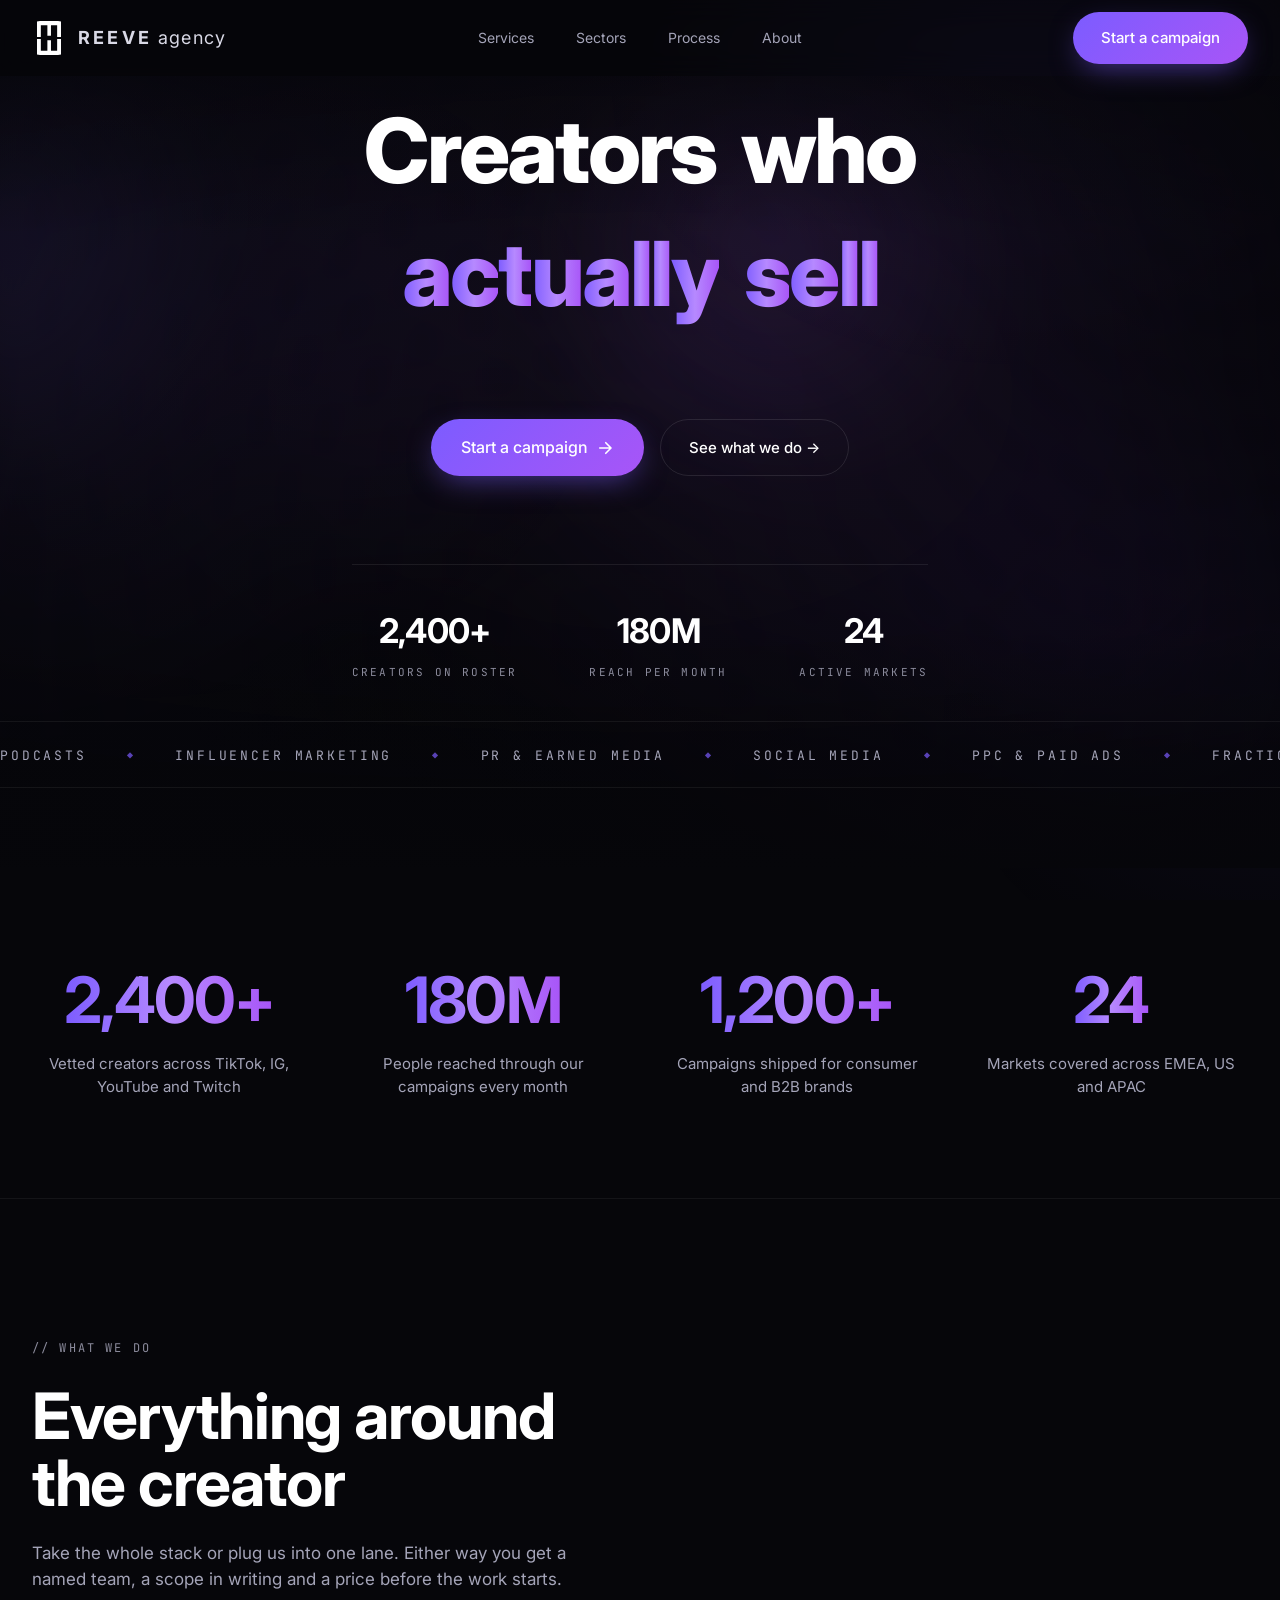
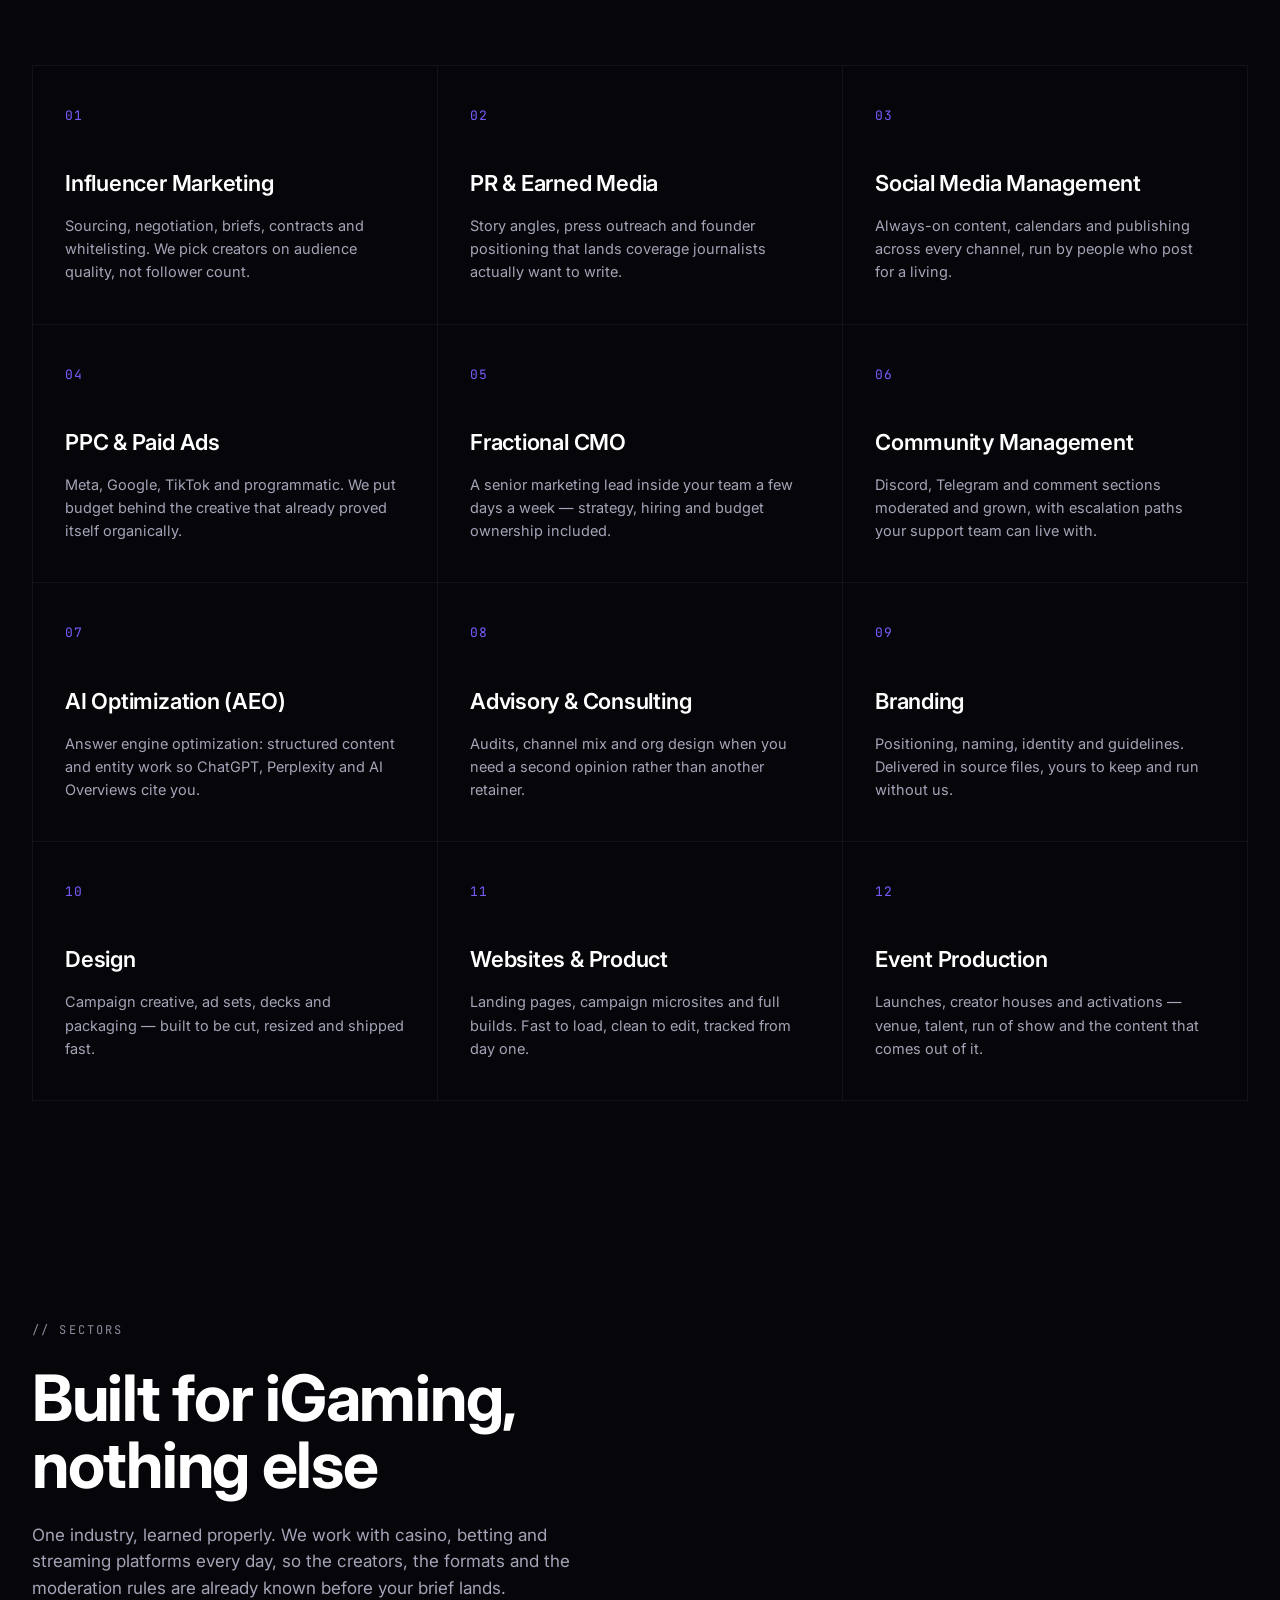
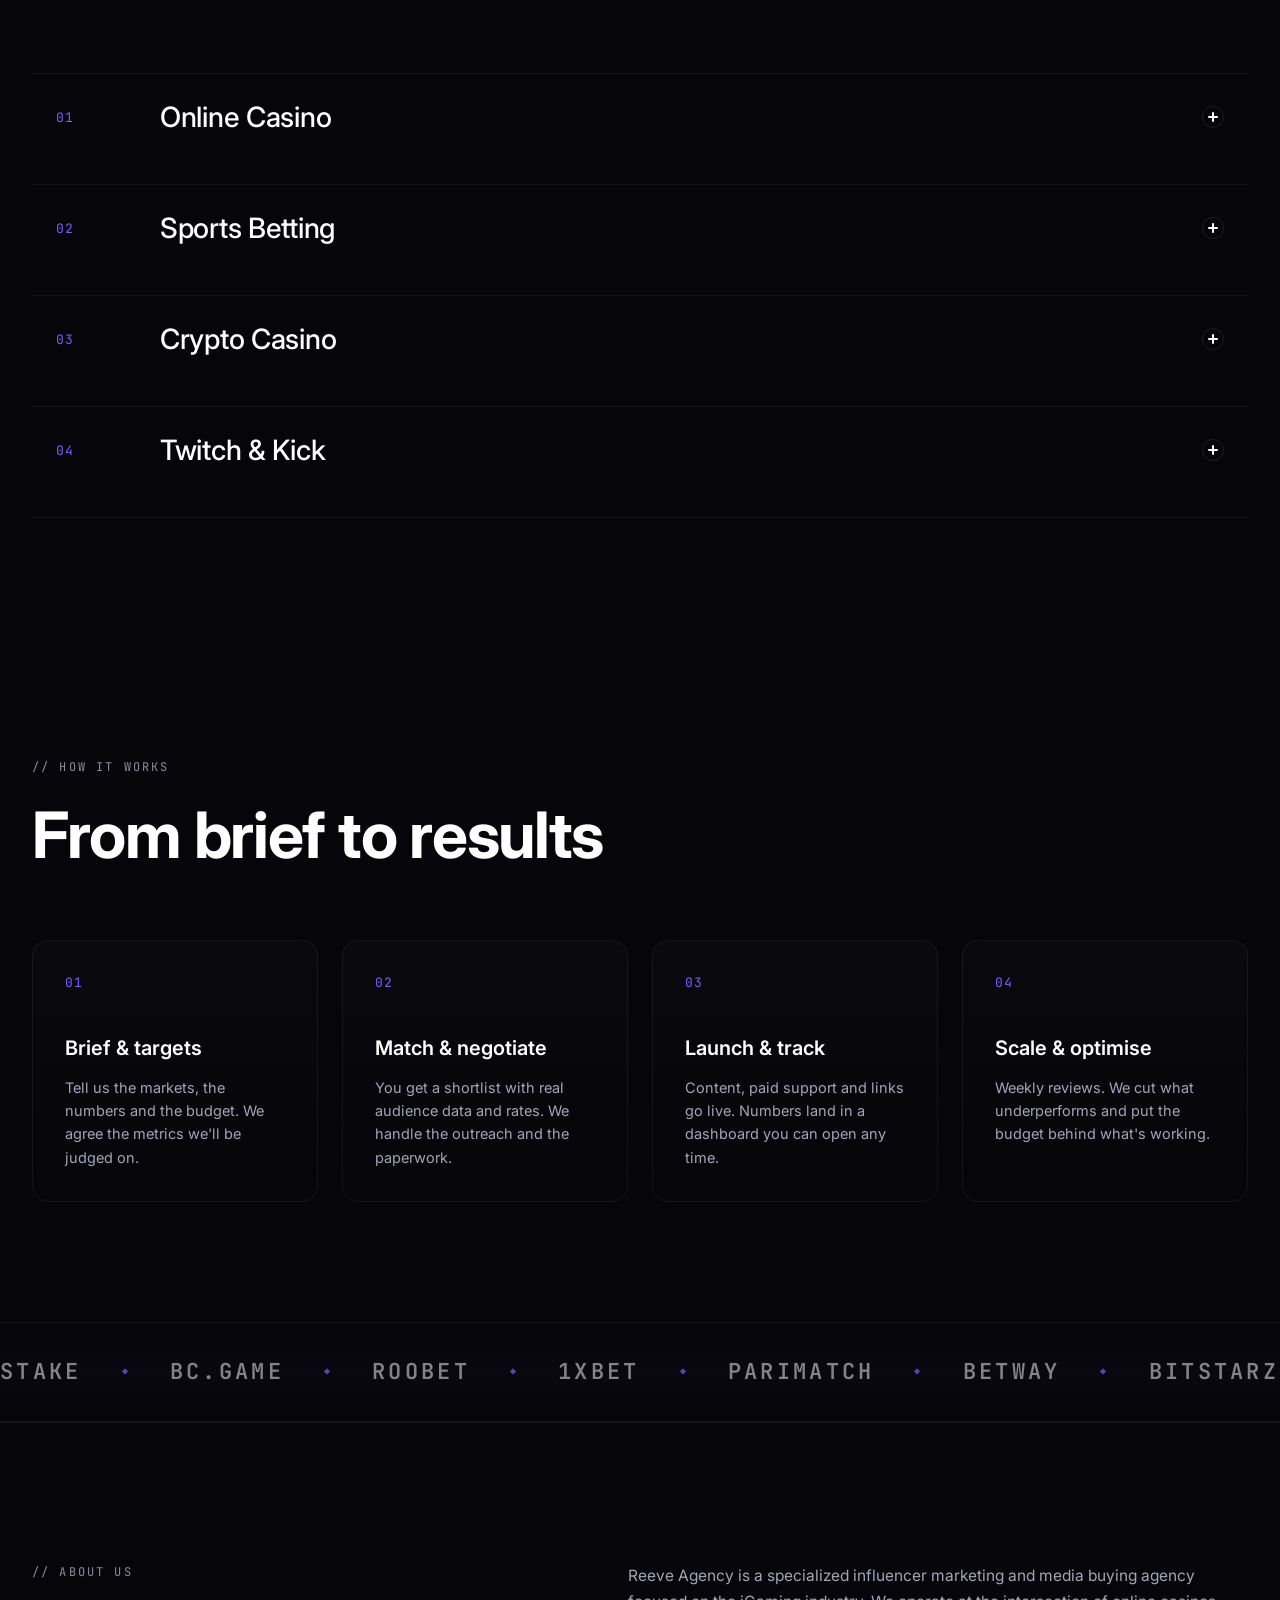
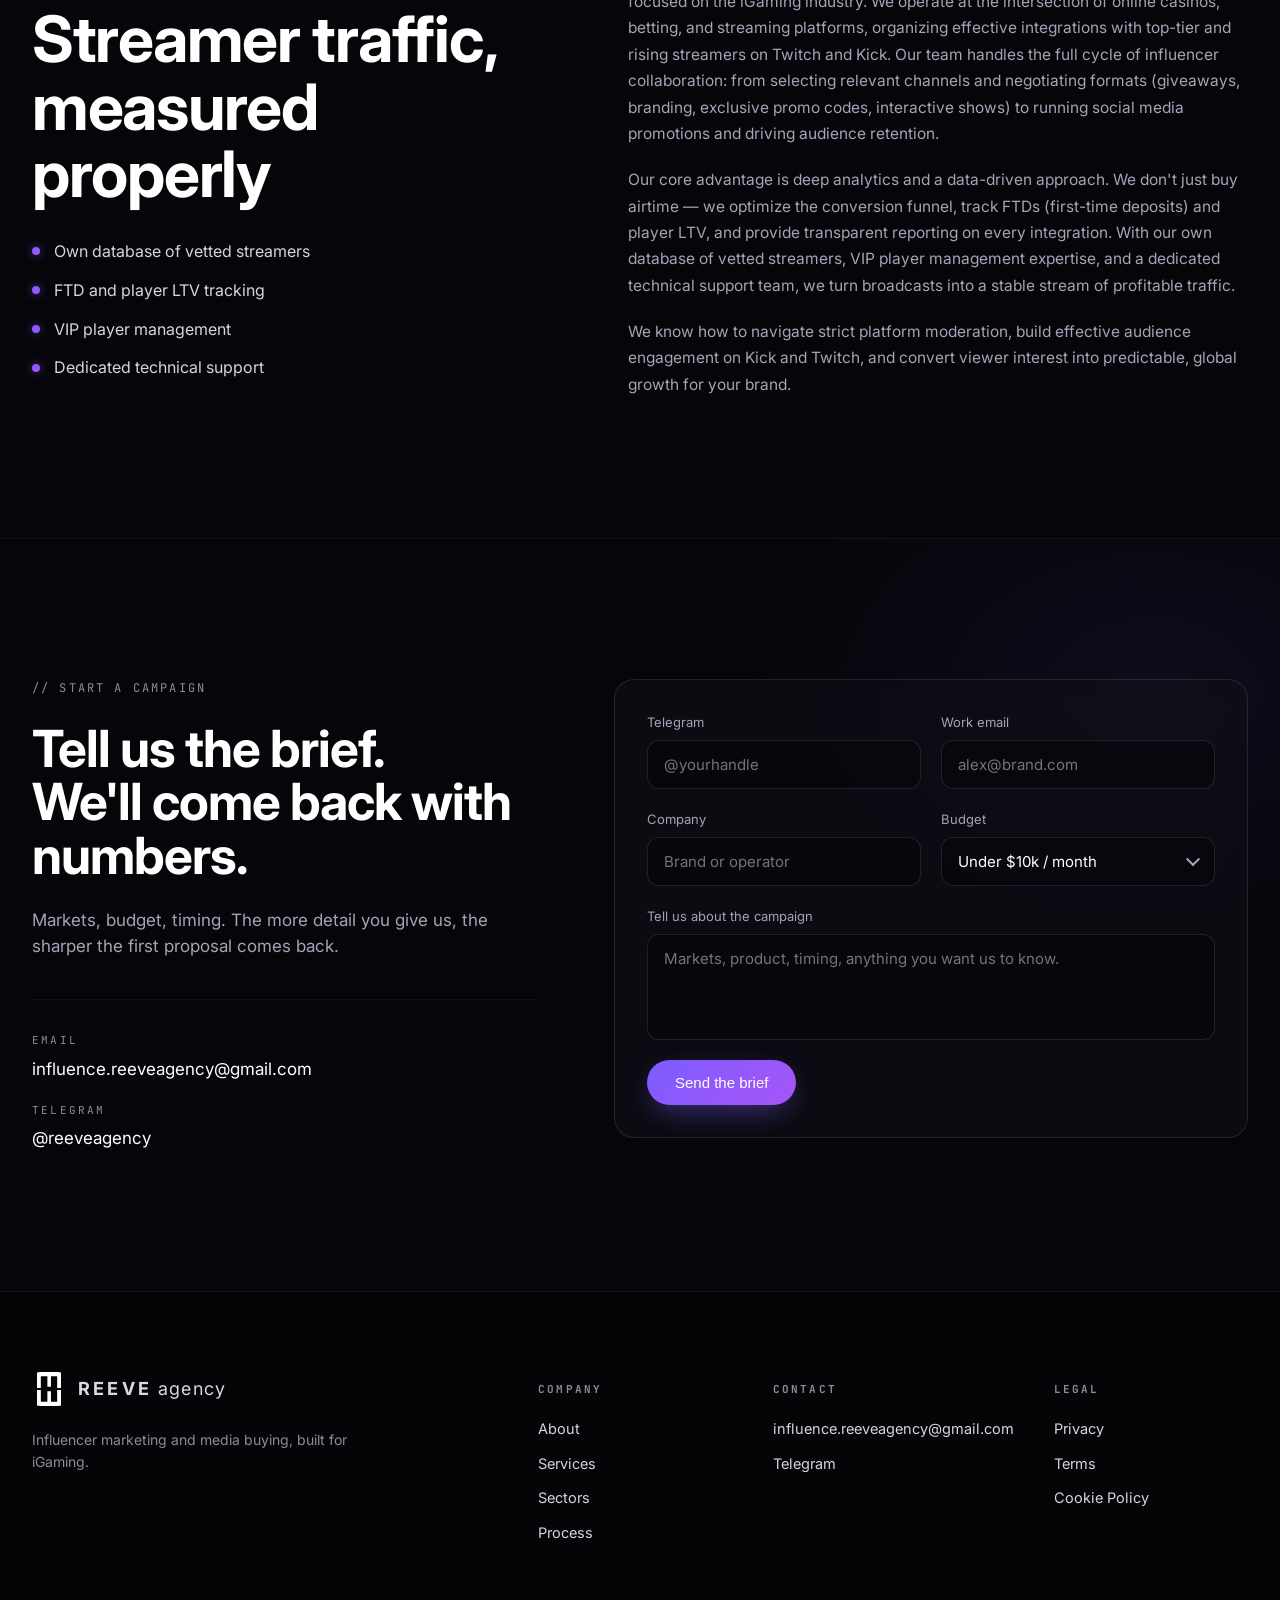
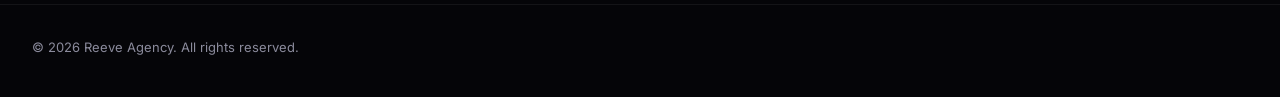
<file: index.html>
<!DOCTYPE html>
<html lang="en">
<head>
<meta charset="UTF-8" />
<meta name="viewport" content="width=device-width, initial-scale=1.0, viewport-fit=cover" />
<meta name="color-scheme" content="dark" />
<meta name="theme-color" content="#06060a" />

<title>Reeve Agency — Influencer Marketing &amp; Media Buying for iGaming</title>
<meta name="description" content="Reeve Agency runs influencer marketing, PR, paid media and community for casino, sports betting, crypto and streaming brands. Vetted creators on Twitch, Kick, TikTok, YouTube — FTD and player LTV tracked end to end." />
<meta name="keywords" content="iGaming influencer marketing, casino streamers, Twitch iGaming, Kick streamers, crypto casino marketing, sports betting influencers, media buying iGaming, FTD tracking, player LTV, Reeve Agency" />
<meta name="author" content="Reeve Agency" />
<meta name="robots" content="index,follow,max-image-preview:large,max-snippet:-1,max-video-preview:-1" />
<meta name="googlebot" content="index,follow" />

<link rel="canonical" href="https://reeve.agency/" />
<link rel="alternate" hreflang="en" href="https://reeve.agency/" />
<link rel="alternate" hreflang="x-default" href="https://reeve.agency/" />

<!-- Open Graph -->
<meta property="og:type" content="website" />
<meta property="og:site_name" content="Reeve Agency" />
<meta property="og:locale" content="en_US" />
<meta property="og:url" content="https://reeve.agency/" />
<meta property="og:title" content="Reeve Agency — Influencer Marketing &amp; Media Buying for iGaming" />
<meta property="og:description" content="Vetted creators, paid media and reporting for casino, betting, crypto and streaming brands. Fixed scope, fixed fee, agreed before anything goes live." />
<meta property="og:image" content="https://reeve.agency/logo/logo.svg" />
<meta property="og:image:alt" content="Reeve Agency logo" />

<!-- Twitter / X -->
<meta name="twitter:card" content="summary_large_image" />
<meta name="twitter:title" content="Reeve Agency — Influencer Marketing for iGaming" />
<meta name="twitter:description" content="Casino, betting, crypto and streaming brands: creator campaigns, paid media, FTD &amp; player-LTV reporting." />
<meta name="twitter:image" content="https://reeve.agency/logo/logo.svg" />
<meta name="twitter:image:alt" content="Reeve Agency logo" />

<!-- Icons + PWA manifest -->
<link rel="icon" type="image/svg+xml" href="logo/logo.svg" />
<link rel="apple-touch-icon" href="logo/logo.svg" />
<link rel="manifest" href="manifest.webmanifest" />

<!-- Fonts (preconnect + async CSS to unblock first paint) -->
<link rel="preconnect" href="https://fonts.googleapis.com" />
<link rel="preconnect" href="https://fonts.gstatic.com" crossorigin />
<link rel="preload" as="style" href="https://fonts.googleapis.com/css2?family=Inter:wght@100..900&family=JetBrains+Mono:wght@400;500&display=swap" />
<link rel="stylesheet" href="https://fonts.googleapis.com/css2?family=Inter:wght@100..900&family=JetBrains+Mono:wght@400;500&display=swap" media="print" onload="this.media='all'" />
<noscript><link rel="stylesheet" href="https://fonts.googleapis.com/css2?family=Inter:wght@100..900&family=JetBrains+Mono:wght@400;500&display=swap" /></noscript>

<link rel="stylesheet" href="styles.css" />

<!-- Structured data -->
<script type="application/ld+json">
{
  "@context": "https://schema.org",
  "@graph": [
    {
      "@type": "Organization",
      "@id": "https://reeve.agency/#organization",
      "name": "Reeve Agency",
      "url": "https://reeve.agency/",
      "logo": {
        "@type": "ImageObject",
        "url": "https://reeve.agency/logo/logo.svg"
      },
      "email": "influence.reeveagency@gmail.com",
      "sameAs": ["https://t.me/reeveagency"],
      "contactPoint": [{
        "@type": "ContactPoint",
        "contactType": "sales",
        "email": "influence.reeveagency@gmail.com",
        "availableLanguage": ["English"]
      }]
    },
    {
      "@type": "WebSite",
      "@id": "https://reeve.agency/#website",
      "url": "https://reeve.agency/",
      "name": "Reeve Agency",
      "inLanguage": "en",
      "publisher": { "@id": "https://reeve.agency/#organization" }
    },
    {
      "@type": "WebPage",
      "@id": "https://reeve.agency/#webpage",
      "url": "https://reeve.agency/",
      "name": "Reeve Agency — Influencer Marketing & Media Buying for iGaming",
      "isPartOf": { "@id": "https://reeve.agency/#website" },
      "about": { "@id": "https://reeve.agency/#organization" },
      "primaryImageOfPage": {
        "@type": "ImageObject",
        "url": "https://reeve.agency/logo/logo.svg"
      },
      "inLanguage": "en"
    },
    {
      "@type": "ProfessionalService",
      "@id": "https://reeve.agency/#service",
      "name": "Reeve Agency",
      "description": "Influencer marketing and media buying agency focused on iGaming — casino, sports betting, crypto and streaming platforms. Full-cycle creator collaborations on Twitch and Kick, plus PR, paid ads, community and FTD/LTV reporting.",
      "url": "https://reeve.agency/",
      "image": "https://reeve.agency/logo/logo.svg",
      "priceRange": "$$-$$$",
      "areaServed": ["EMEA", "US", "APAC"],
      "serviceType": [
        "Influencer marketing",
        "Media buying",
        "PR and earned media",
        "Social media management",
        "PPC and paid ads",
        "Fractional CMO",
        "Community management",
        "AI Optimization (AEO)",
        "Branding",
        "Design",
        "Websites and product",
        "Event production"
      ],
      "provider": { "@id": "https://reeve.agency/#organization" },
      "hasOfferCatalog": {
        "@type": "OfferCatalog",
        "name": "Reeve Agency services",
        "itemListElement": [
          { "@type": "Offer", "itemOffered": { "@type": "Service", "name": "Influencer Marketing" }},
          { "@type": "Offer", "itemOffered": { "@type": "Service", "name": "PR & Earned Media" }},
          { "@type": "Offer", "itemOffered": { "@type": "Service", "name": "Social Media Management" }},
          { "@type": "Offer", "itemOffered": { "@type": "Service", "name": "PPC & Paid Ads" }},
          { "@type": "Offer", "itemOffered": { "@type": "Service", "name": "Fractional CMO" }},
          { "@type": "Offer", "itemOffered": { "@type": "Service", "name": "Community Management" }},
          { "@type": "Offer", "itemOffered": { "@type": "Service", "name": "AI Optimization (AEO)" }},
          { "@type": "Offer", "itemOffered": { "@type": "Service", "name": "Advisory & Consulting" }},
          { "@type": "Offer", "itemOffered": { "@type": "Service", "name": "Branding" }},
          { "@type": "Offer", "itemOffered": { "@type": "Service", "name": "Design" }},
          { "@type": "Offer", "itemOffered": { "@type": "Service", "name": "Websites & Product" }},
          { "@type": "Offer", "itemOffered": { "@type": "Service", "name": "Event Production" }}
        ]
      }
    },
    {
      "@type": "BreadcrumbList",
      "@id": "https://reeve.agency/#breadcrumbs",
      "itemListElement": [
        { "@type": "ListItem", "position": 1, "name": "Home", "item": "https://reeve.agency/" }
      ]
    }
  ]
}
</script>
</head>
<body>

<a class="skip-link" href="#main">Skip to main content</a>

<div class="bg-glow" aria-hidden="true"></div>

<header class="site-header" id="siteHeader">
  <div class="container header-inner">
    <button class="burger" id="burger" type="button" aria-label="Open menu" aria-expanded="false" aria-controls="mobileMenu">
      <span></span><span></span><span></span>
    </button>
    <a class="logo" href="/" aria-label="Reeve Agency — home">
      <span class="logo-mark" aria-hidden="true">
        <img src="logo/logo.svg" alt="" width="34" height="34" onerror="this.remove()" />
      </span>
      <span class="logo-text"><b>REEVE</b> agency</span>
    </a>
    <nav class="nav" aria-label="Primary">
      <a class="nav-link" href="#services">Services</a>
      <a class="nav-link" href="#sectors">Sectors</a>
      <a class="nav-link" href="#process">Process</a>
      <a class="nav-link" href="#about">About</a>
    </nav>
    <a href="#contact" class="btn btn-primary header-cta">Start a campaign</a>
  </div>
</header>

<nav class="mobile-menu" id="mobileMenu" aria-label="Mobile" aria-hidden="true">
  <div class="mobile-menu-inner">
    <a class="mobile-link" href="#services">Services</a>
    <a class="mobile-link" href="#sectors">Sectors</a>
    <a class="mobile-link" href="#process">Process</a>
    <a class="mobile-link" href="#about">About</a>
    <a href="#contact" class="btn btn-primary mobile-cta">Start a campaign</a>
  </div>
</nav>

<main id="main">

<!-- HERO -->
<section class="hero" aria-labelledby="hero-title">
  <canvas class="hero-shader" id="heroShader" aria-hidden="true"></canvas>
  <canvas class="hero-shader hero-shader--wire" id="heroShaderWire" aria-hidden="true"></canvas>
  <div class="hero-vignette" aria-hidden="true"></div>

  <div class="hero-inner">
    <h1 class="hero-title" id="hero-title" aria-label="Creators who actually sell">
      <span class="reveal-line" data-text="Creators who"></span>
      <span class="reveal-line grad-text" data-text="actually sell"></span>
    </h1>

    <div class="hero-ctas">
      <a href="#contact" class="btn btn-primary">
        Start a campaign
        <svg viewBox="0 0 24 24" width="18" height="18" fill="none" stroke="currentColor" stroke-width="2.2" stroke-linecap="round" stroke-linejoin="round" aria-hidden="true"><path d="M5 12h14M13 5l7 7-7 7"/></svg>
      </a>
      <a href="#services" class="btn btn-ghost">See what we do →</a>
    </div>

    <div class="hero-stats">
      <div>
        <div class="stat-num">2,400+</div>
        <div class="stat-label">Creators on roster</div>
      </div>
      <div>
        <div class="stat-num">180M</div>
        <div class="stat-label">Reach per month</div>
      </div>
      <div>
        <div class="stat-num">24</div>
        <div class="stat-label">Active markets</div>
      </div>
    </div>
  </div>

  <!-- marquee under hero -->
  <div class="marquee marquee-thin" aria-hidden="true">
    <div class="marquee-track">
      <span>PODCASTS</span><span class="dot-sep">◆</span>
      <span>INFLUENCER MARKETING</span><span class="dot-sep">◆</span>
      <span>PR &amp; EARNED MEDIA</span><span class="dot-sep">◆</span>
      <span>SOCIAL MEDIA</span><span class="dot-sep">◆</span>
      <span>PPC &amp; PAID ADS</span><span class="dot-sep">◆</span>
      <span>FRACTIONAL CMO</span><span class="dot-sep">◆</span>
      <span>COMMUNITY</span><span class="dot-sep">◆</span>
      <span>AEO</span><span class="dot-sep">◆</span>
      <span>PODCASTS</span><span class="dot-sep">◆</span>
      <span>INFLUENCER MARKETING</span><span class="dot-sep">◆</span>
      <span>PR &amp; EARNED MEDIA</span><span class="dot-sep">◆</span>
      <span>SOCIAL MEDIA</span><span class="dot-sep">◆</span>
      <span>PPC &amp; PAID ADS</span><span class="dot-sep">◆</span>
      <span>FRACTIONAL CMO</span><span class="dot-sep">◆</span>
      <span>COMMUNITY</span><span class="dot-sep">◆</span>
      <span>AEO</span><span class="dot-sep">◆</span>
    </div>
  </div>
</section>

<!-- BIG STATS -->
<section class="big-stats" aria-label="Reeve Agency in numbers">
  <div class="container stats-grid">
    <div>
      <div class="big-stat-num">2,400+</div>
      <p>Vetted creators across TikTok, IG, YouTube and Twitch</p>
    </div>
    <div>
      <div class="big-stat-num">180M</div>
      <p>People reached through our campaigns every month</p>
    </div>
    <div>
      <div class="big-stat-num">1,200+</div>
      <p>Campaigns shipped for consumer and B2B brands</p>
    </div>
    <div>
      <div class="big-stat-num">24</div>
      <p>Markets covered across EMEA, US and APAC</p>
    </div>
  </div>
</section>

<!-- SERVICES -->
<section id="services" class="services" aria-labelledby="services-title">
  <div class="container">
    <div class="section-head">
      <div class="eyebrow">// WHAT WE DO</div>
      <h2 class="section-title" id="services-title">Everything around<br />the creator</h2>
      <p class="section-sub">
        Take the whole stack or plug us into one lane. Either way you get a
        named team, a scope in writing and a price before the work starts.
      </p>
    </div>

    <div class="services-grid" role="list">
      <article class="service-card" role="listitem">
        <div class="service-num" aria-hidden="true">01</div>
        <h3>Influencer Marketing</h3>
        <p>Sourcing, negotiation, briefs, contracts and whitelisting. We pick creators on audience quality, not follower count.</p>
      </article>
      <article class="service-card" role="listitem">
        <div class="service-num" aria-hidden="true">02</div>
        <h3>PR &amp; Earned Media</h3>
        <p>Story angles, press outreach and founder positioning that lands coverage journalists actually want to write.</p>
      </article>
      <article class="service-card" role="listitem">
        <div class="service-num" aria-hidden="true">03</div>
        <h3>Social Media Management</h3>
        <p>Always-on content, calendars and publishing across every channel, run by people who post for a living.</p>
      </article>
      <article class="service-card" role="listitem">
        <div class="service-num" aria-hidden="true">04</div>
        <h3>PPC &amp; Paid Ads</h3>
        <p>Meta, Google, TikTok and programmatic. We put budget behind the creative that already proved itself organically.</p>
      </article>
      <article class="service-card" role="listitem">
        <div class="service-num" aria-hidden="true">05</div>
        <h3>Fractional CMO</h3>
        <p>A senior marketing lead inside your team a few days a week — strategy, hiring and budget ownership included.</p>
      </article>
      <article class="service-card" role="listitem">
        <div class="service-num" aria-hidden="true">06</div>
        <h3>Community Management</h3>
        <p>Discord, Telegram and comment sections moderated and grown, with escalation paths your support team can live with.</p>
      </article>
      <article class="service-card" role="listitem">
        <div class="service-num" aria-hidden="true">07</div>
        <h3>AI Optimization (AEO)</h3>
        <p>Answer engine optimization: structured content and entity work so ChatGPT, Perplexity and AI Overviews cite you.</p>
      </article>
      <article class="service-card" role="listitem">
        <div class="service-num" aria-hidden="true">08</div>
        <h3>Advisory &amp; Consulting</h3>
        <p>Audits, channel mix and org design when you need a second opinion rather than another retainer.</p>
      </article>
      <article class="service-card" role="listitem">
        <div class="service-num" aria-hidden="true">09</div>
        <h3>Branding</h3>
        <p>Positioning, naming, identity and guidelines. Delivered in source files, yours to keep and run without us.</p>
      </article>
      <article class="service-card" role="listitem">
        <div class="service-num" aria-hidden="true">10</div>
        <h3>Design</h3>
        <p>Campaign creative, ad sets, decks and packaging — built to be cut, resized and shipped fast.</p>
      </article>
      <article class="service-card" role="listitem">
        <div class="service-num" aria-hidden="true">11</div>
        <h3>Websites &amp; Product</h3>
        <p>Landing pages, campaign microsites and full builds. Fast to load, clean to edit, tracked from day one.</p>
      </article>
      <article class="service-card" role="listitem">
        <div class="service-num" aria-hidden="true">12</div>
        <h3>Event Production</h3>
        <p>Launches, creator houses and activations — venue, talent, run of show and the content that comes out of it.</p>
      </article>
    </div>
  </div>
</section>

<!-- SECTORS -->
<section id="sectors" class="sectors" aria-labelledby="sectors-title">
  <div class="container">
    <div class="section-head">
      <div class="eyebrow">// SECTORS</div>
      <h2 class="section-title" id="sectors-title">Built for iGaming,<br />nothing else</h2>
      <p class="section-sub">
        One industry, learned properly. We work with casino, betting and
        streaming platforms every day, so the creators, the formats and the
        moderation rules are already known before your brief lands.
      </p>
    </div>

    <div class="accordion accordion--sectors" data-accordion>
      <button type="button" class="acc-item acc-item--wide" data-acc aria-expanded="false">
        <span class="acc-num">01</span>
        <span class="acc-title">Online Casino</span>
        <span class="acc-icon" aria-hidden="true"></span>
        <div class="acc-panel"><p>Slots, live casino and crash. Session integrations, branded overlays and exclusive promo codes that turn viewers into depositing players.</p></div>
      </button>
      <button type="button" class="acc-item acc-item--wide" data-acc aria-expanded="false">
        <span class="acc-num">02</span>
        <span class="acc-title">Sports Betting</span>
        <span class="acc-icon" aria-hidden="true"></span>
        <div class="acc-panel"><p>Tipsters and match-day creators, timed around the fixtures and tournaments the audience is already betting on.</p></div>
      </button>
      <button type="button" class="acc-item acc-item--wide" data-acc aria-expanded="false">
        <span class="acc-num">03</span>
        <span class="acc-title">Crypto Casino</span>
        <span class="acc-icon" aria-hidden="true"></span>
        <div class="acc-panel"><p>Streamers who genuinely speak crypto, plus the Telegram and X communities their audience lives in.</p></div>
      </button>
      <button type="button" class="acc-item acc-item--wide" data-acc aria-expanded="false">
        <span class="acc-num">04</span>
        <span class="acc-title">Twitch &amp; Kick</span>
        <span class="acc-icon" aria-hidden="true"></span>
        <div class="acc-panel"><p>Giveaways, interactive shows and long-form collaborations built to pass platform moderation in every market you run.</p></div>
      </button>
    </div>
  </div>
</section>

<!-- HOW IT WORKS -->
<section id="process" class="process" aria-labelledby="process-title">
  <div class="container">
    <div class="section-head">
      <div class="eyebrow">// HOW IT WORKS</div>
      <h2 class="section-title" id="process-title">From brief to results</h2>
    </div>

    <div class="process-grid" role="list">
      <article class="process-card" role="listitem">
        <div class="process-num" aria-hidden="true">01</div>
        <h3>Brief &amp; targets</h3>
        <p>Tell us the markets, the numbers and the budget. We agree the metrics we'll be judged on.</p>
      </article>
      <article class="process-card" role="listitem">
        <div class="process-num" aria-hidden="true">02</div>
        <h3>Match &amp; negotiate</h3>
        <p>You get a shortlist with real audience data and rates. We handle the outreach and the paperwork.</p>
      </article>
      <article class="process-card" role="listitem">
        <div class="process-num" aria-hidden="true">03</div>
        <h3>Launch &amp; track</h3>
        <p>Content, paid support and links go live. Numbers land in a dashboard you can open any time.</p>
      </article>
      <article class="process-card" role="listitem">
        <div class="process-num" aria-hidden="true">04</div>
        <h3>Scale &amp; optimise</h3>
        <p>Weekly reviews. We cut what underperforms and put the budget behind what's working.</p>
      </article>
    </div>
  </div>
</section>

<!-- CASINO MARQUEE -->
<div class="marquee marquee-brands" aria-hidden="true">
  <div class="marquee-track">
    <span>STAKE</span><span class="dot-sep">◆</span>
    <span>BC.GAME</span><span class="dot-sep">◆</span>
    <span>ROOBET</span><span class="dot-sep">◆</span>
    <span>1XBET</span><span class="dot-sep">◆</span>
    <span>PARIMATCH</span><span class="dot-sep">◆</span>
    <span>BETWAY</span><span class="dot-sep">◆</span>
    <span>BITSTARZ</span><span class="dot-sep">◆</span>
    <span>ROLLBIT</span><span class="dot-sep">◆</span>
    <span>PINNACLE</span><span class="dot-sep">◆</span>
    <span>DUELBITS</span><span class="dot-sep">◆</span>
    <span>CSGOEMPIRE</span><span class="dot-sep">◆</span>
    <span>THUNDERPICK</span><span class="dot-sep">◆</span>
    <span>STAKE</span><span class="dot-sep">◆</span>
    <span>BC.GAME</span><span class="dot-sep">◆</span>
    <span>ROOBET</span><span class="dot-sep">◆</span>
    <span>1XBET</span><span class="dot-sep">◆</span>
    <span>PARIMATCH</span><span class="dot-sep">◆</span>
    <span>BETWAY</span><span class="dot-sep">◆</span>
    <span>BITSTARZ</span><span class="dot-sep">◆</span>
    <span>ROLLBIT</span><span class="dot-sep">◆</span>
    <span>PINNACLE</span><span class="dot-sep">◆</span>
    <span>DUELBITS</span><span class="dot-sep">◆</span>
    <span>CSGOEMPIRE</span><span class="dot-sep">◆</span>
    <span>THUNDERPICK</span><span class="dot-sep">◆</span>
  </div>
</div>

<!-- ABOUT -->
<section id="about" class="about" aria-labelledby="about-title">
  <div class="container about-grid">
    <div class="about-left">
      <div class="eyebrow">// ABOUT US</div>
      <h2 class="section-title" id="about-title">Streamer traffic,<br />measured properly</h2>
      <ul class="about-list">
        <li>Own database of vetted streamers</li>
        <li>FTD and player LTV tracking</li>
        <li>VIP player management</li>
        <li>Dedicated technical support</li>
      </ul>
    </div>
    <div class="about-right">
      <p>
        Reeve Agency is a specialized influencer marketing and media buying
        agency focused on the iGaming industry. We operate at the intersection
        of online casinos, betting, and streaming platforms, organizing
        effective integrations with top-tier and rising streamers on Twitch
        and Kick. Our team handles the full cycle of influencer collaboration:
        from selecting relevant channels and negotiating formats (giveaways,
        branding, exclusive promo codes, interactive shows) to running social
        media promotions and driving audience retention.
      </p>
      <p>
        Our core advantage is deep analytics and a data-driven approach. We
        don't just buy airtime — we optimize the conversion funnel, track FTDs
        (first-time deposits) and player LTV, and provide transparent reporting
        on every integration. With our own database of vetted streamers, VIP
        player management expertise, and a dedicated technical support team,
        we turn broadcasts into a stable stream of profitable traffic.
      </p>
      <p>
        We know how to navigate strict platform moderation, build effective
        audience engagement on Kick and Twitch, and convert viewer interest
        into predictable, global growth for your brand.
      </p>
    </div>
  </div>
</section>

<!-- CONTACT -->
<section id="contact" class="contact" aria-labelledby="contact-title">
  <div class="container contact-grid">
    <div class="contact-left">
      <div class="eyebrow">// START A CAMPAIGN</div>
      <h2 class="section-title" id="contact-title">Tell us the brief.<br />We'll come back with numbers.</h2>
      <p class="section-sub">
        Markets, budget, timing. The more detail you give us, the sharper the
        first proposal comes back.
      </p>
      <div class="contact-meta">
        <div>
          <div class="meta-label">Email</div>
          <a href="mailto:influence.reeveagency@gmail.com">influence.reeveagency@gmail.com</a>
        </div>
        <div>
          <div class="meta-label">Telegram</div>
          <a href="https://t.me/reeveagency" target="_blank" rel="noopener">@reeveagency</a>
        </div>
      </div>
    </div>
    <form class="contact-form" id="contactForm" novalidate>
      <label>
        <span>Telegram</span>
        <input type="text" name="telegram" id="telegramInput" required placeholder="@yourhandle" autocomplete="off" inputmode="text" />
      </label>
      <label>
        <span>Work email</span>
        <input type="email" name="email" required placeholder="alex@brand.com" />
      </label>
      <label>
        <span>Company</span>
        <input type="text" name="company" placeholder="Brand or operator" />
      </label>
      <div class="field">
        <span class="field-label">Budget</span>
        <div class="select" data-select>
          <button type="button" class="select-toggle" aria-haspopup="listbox" aria-expanded="false">
            <span class="select-value">Under $10k / month</span>
            <span class="select-caret" aria-hidden="true"></span>
          </button>
          <input type="hidden" name="budget" value="Under $10k / month" />
          <ul class="select-menu" role="listbox">
            <li role="option" data-value="Under $10k / month" class="is-selected">Under $10k / month</li>
            <li role="option" data-value="$10k – $50k / month">$10k – $50k / month</li>
            <li role="option" data-value="$50k – $150k / month">$50k – $150k / month</li>
            <li role="option" data-value="$150k+ / month">$150k+ / month</li>
          </ul>
        </div>
      </div>
      <label class="full">
        <span>Tell us about the campaign</span>
        <textarea name="message" rows="4" placeholder="Markets, product, timing, anything you want us to know."></textarea>
      </label>
      <button type="submit" class="btn btn-primary">Send the brief</button>
      <div class="form-error" hidden>Something went wrong. Please try again or email us directly.</div>
    </form>
  </div>
</section>

</main>

<footer class="site-footer">
  <div class="container footer-inner">
    <div class="footer-brand">
      <a class="logo" href="/" aria-label="Reeve Agency — home">
        <span class="logo-mark" aria-hidden="true">
          <img src="logo/logo.svg" alt="" width="34" height="34" onerror="this.remove()" />
        </span>
        <span class="logo-text"><b>REEVE</b> agency</span>
      </a>
      <p>Influencer marketing and media buying, built for iGaming.</p>
    </div>
    <div class="footer-cols">
      <div>
        <h2 class="footer-title">Company</h2>
        <a href="#about">About</a>
        <a href="#services">Services</a>
        <a href="#sectors">Sectors</a>
        <a href="#process">Process</a>
      </div>
      <div>
        <h2 class="footer-title">Contact</h2>
        <a href="mailto:influence.reeveagency@gmail.com">influence.reeveagency@gmail.com</a>
        <a href="https://t.me/reeveagency" target="_blank" rel="noopener">Telegram</a>
      </div>
      <div>
        <h2 class="footer-title">Legal</h2>
        <a href="#" data-modal="privacy">Privacy</a>
        <a href="#" data-modal="terms">Terms</a>
        <a href="#" data-modal="cookies">Cookie Policy</a>
      </div>
    </div>
  </div>
  <div class="container footer-bottom">
    <span>© 2026 Reeve Agency. All rights reserved.</span>
  </div>
</footer>

<!-- Success modal for the contact form -->
<div class="modal" id="modal-sent" aria-hidden="true" role="dialog" aria-modal="true" aria-labelledby="modal-sent-title">
  <div class="modal-backdrop" data-modal-close></div>
  <div class="modal-panel modal-panel--sent" role="document">
    <button class="modal-close" type="button" data-modal-close aria-label="Close">×</button>
    <div class="modal-sent-icon" aria-hidden="true">
      <svg viewBox="0 0 24 24" width="34" height="34" fill="none" stroke="currentColor" stroke-width="2.4" stroke-linecap="round" stroke-linejoin="round"><path d="M20 6L9 17l-5-5"/></svg>
    </div>
    <div class="modal-eyebrow">// SENT</div>
    <h2 id="modal-sent-title" class="modal-title">Brief received</h2>
    <p class="modal-sent-body">
      Thanks — your brief is with our team.<br />
      We'll reach out on Telegram within one business day.
    </p>
    <button type="button" class="btn btn-primary modal-sent-cta" data-modal-close>Got it</button>
  </div>
</div>

<!-- Legal modals -->
<div class="modal" id="modal-privacy" aria-hidden="true" role="dialog" aria-modal="true" aria-labelledby="modal-privacy-title">
  <div class="modal-backdrop" data-modal-close></div>
  <div class="modal-panel" role="document">
    <button class="modal-close" type="button" data-modal-close aria-label="Close">×</button>
    <div class="modal-eyebrow">// LEGAL</div>
    <h2 id="modal-privacy-title" class="modal-title">Privacy Policy</h2>
    <p class="modal-updated">Last updated: 07 September 2026</p>
    <div class="modal-body">
      <p>Reeve Agency ("we", "us", "our") respects your privacy. This policy explains what personal data we collect when you use reeve.agency, how we use it, and the rights you have over it.</p>
      <h3>Data we collect</h3>
      <ul>
        <li>Contact details you submit through the "Start a campaign" form (name, email, company, budget range, campaign notes).</li>
        <li>Basic technical data (IP, browser, referrer, timestamps) captured by our hosting and analytics.</li>
      </ul>
      <h3>How we use it</h3>
      <ul>
        <li>To reply to your brief and prepare a proposal.</li>
        <li>To send campaign updates and reports if we start working together.</li>
        <li>To improve the site and understand which content is useful.</li>
      </ul>
      <h3>Retention and sharing</h3>
      <p>We keep enquiry data for up to 24 months, then delete it if we haven't started work together. We do not sell your data. We share it only with vetted subprocessors that help us run the business (email, hosting, analytics).</p>
      <h3>Your rights</h3>
      <p>You can request access, correction or deletion of your data at any time by writing to <a href="mailto:influence.reeveagency@gmail.com">influence.reeveagency@gmail.com</a>.</p>
    </div>
  </div>
</div>

<div class="modal" id="modal-terms" aria-hidden="true" role="dialog" aria-modal="true" aria-labelledby="modal-terms-title">
  <div class="modal-backdrop" data-modal-close></div>
  <div class="modal-panel" role="document">
    <button class="modal-close" type="button" data-modal-close aria-label="Close">×</button>
    <div class="modal-eyebrow">// LEGAL</div>
    <h2 id="modal-terms-title" class="modal-title">Terms of Use</h2>
    <p class="modal-updated">Last updated: 07 September 2026</p>
    <div class="modal-body">
      <p>By using reeve.agency you agree to these terms. If you don't, please leave the site.</p>
      <h3>Site content</h3>
      <p>All content on this site — copy, visuals, code, brand assets — belongs to Reeve Agency or the parties we license from. You may not copy, redistribute or resell it without written permission.</p>
      <h3>Campaign engagements</h3>
      <p>Nothing on this site is a contract. Any paid engagement between Reeve Agency and a client is governed by a signed statement of work that names the scope, deliverables, timing and fees.</p>
      <h3>Liability</h3>
      <p>The site is provided "as is". We work hard to keep it accurate but do not warrant that the information here is complete or error-free, and we are not liable for indirect losses arising from its use.</p>
      <h3>Governing law</h3>
      <p>These terms are governed by the laws of England &amp; Wales. Disputes will be resolved in the courts of London.</p>
    </div>
  </div>
</div>

<div class="modal" id="modal-cookies" aria-hidden="true" role="dialog" aria-modal="true" aria-labelledby="modal-cookies-title">
  <div class="modal-backdrop" data-modal-close></div>
  <div class="modal-panel" role="document">
    <button class="modal-close" type="button" data-modal-close aria-label="Close">×</button>
    <div class="modal-eyebrow">// LEGAL</div>
    <h2 id="modal-cookies-title" class="modal-title">Cookie Policy</h2>
    <p class="modal-updated">Last updated: 07 September 2026</p>
    <div class="modal-body">
      <p>Cookies are small text files a site can store in your browser. We use them lightly, and only for reasons we can explain.</p>
      <h3>What we use</h3>
      <ul>
        <li><strong>Strictly necessary</strong> — keep the site working (session, security, form state). Always on.</li>
        <li><strong>Analytics</strong> — anonymous, aggregated stats about which pages get read and which don't. Off by default in jurisdictions where consent is required.</li>
        <li><strong>Marketing</strong> — only if we run a specific paid campaign and you land through it. We tell you before we set them.</li>
      </ul>
      <h3>Managing cookies</h3>
      <p>You can clear or block cookies through your browser settings. Doing so may disable parts of the site (e.g. remembered form input).</p>
      <h3>Third parties</h3>
      <p>Some cookies are set by our subprocessors (hosting, analytics). Their policies apply to those cookies. Contact us at <a href="mailto:influence.reeveagency@gmail.com">influence.reeveagency@gmail.com</a> if you want the current list.</p>
    </div>
  </div>
</div>

<script src="config.js" onerror="this.remove()"></script>
<script src="hero-shader.js" defer></script>
</body>
</html>
</file>
<file: styles.css>
:root {
  --bg: #06060a;
  --bg-2: #0b0b13;
  --panel: #0f0f18;
  --line: rgba(255,255,255,0.06);
  --line-2: rgba(255,255,255,0.1);
  --text: #ffffff;
  --muted: #8b8b9c;
  --muted-2: #a4a4b8;
  --violet-1: #7c5cff;
  --violet-2: #a855f7;
  --violet-soft: #b39aff;
  --grad: linear-gradient(135deg, #7c5cff 0%, #a855f7 100%);
  --grad-text: linear-gradient(90deg, #7c5cff 0%, #b689ff 50%, #a855f7 100%);
  --mono: 'JetBrains Mono', ui-monospace, SFMono-Regular, Menlo, monospace;
}

* { box-sizing: border-box; }
html, body { margin: 0; padding: 0; }
html { scroll-behavior: smooth; }
body {
  background: var(--bg);
  color: var(--text);
  font-family: 'Inter', system-ui, -apple-system, Segoe UI, Roboto, sans-serif;
  font-size: 16px;
  line-height: 1.55;
  -webkit-font-smoothing: antialiased;
  overflow-x: hidden;
}
a { color: inherit; text-decoration: none; }

/* Accessibility: skip to content link */
.skip-link {
  position: absolute;
  top: 0;
  left: 12px;
  transform: translateY(-120%);
  z-index: 100;
  padding: 10px 16px;
  border-radius: 0 0 10px 10px;
  background: var(--grad);
  color: #fff;
  font-weight: 600;
  font-size: 14px;
  transition: transform 0.2s ease;
}
.skip-link:focus {
  transform: translateY(0);
  outline: 2px solid #fff;
  outline-offset: 2px;
}
.visually-hidden {
  position: absolute !important;
  width: 1px; height: 1px;
  padding: 0; margin: -1px;
  overflow: hidden; clip: rect(0,0,0,0);
  white-space: nowrap; border: 0;
}

.container {
  max-width: 1280px;
  margin: 0 auto;
  padding: 0 32px;
}

/* Ambient background glow */
.bg-glow {
  position: fixed;
  inset: 0;
  z-index: -1;
  background:
    radial-gradient(600px 400px at 80% 10%, rgba(124,92,255,0.10), transparent 70%),
    radial-gradient(700px 500px at 10% 40%, rgba(168,85,247,0.06), transparent 70%),
    radial-gradient(500px 400px at 100% 80%, rgba(124,92,255,0.05), transparent 70%);
  pointer-events: none;
}

/* Header */
:root {
  --ease-smooth: cubic-bezier(.22,.61,.36,1);
  --ease-out: cubic-bezier(.16,1,.3,1);
}

/* Burger button — hidden on desktop */
.burger {
  display: none;
  width: 40px;
  height: 40px;
  padding: 0;
  border: none;
  background: transparent;
  cursor: pointer;
  position: relative;
  border-radius: 10px;
  transition: background 0.2s;
}
.burger:hover { background: rgba(255,255,255,0.06); }
.burger span {
  position: absolute;
  left: 10px;
  right: 10px;
  height: 2px;
  background: #fff;
  border-radius: 2px;
  transition: transform 0.35s var(--ease-out), opacity 0.2s ease, top 0.35s var(--ease-out);
}
.burger span:nth-child(1) { top: 13px; }
.burger span:nth-child(2) { top: 19px; }
.burger span:nth-child(3) { top: 25px; }
body.menu-open .burger span:nth-child(1) { top: 19px; transform: rotate(45deg); }
body.menu-open .burger span:nth-child(2) { opacity: 0; }
body.menu-open .burger span:nth-child(3) { top: 19px; transform: rotate(-45deg); }
.site-header {
  position: fixed;
  top: 0;
  left: 0;
  right: 0;
  z-index: 50;
  padding: 0;
  background: rgba(6,6,10,0.55);
  backdrop-filter: blur(14px);
  -webkit-backdrop-filter: blur(14px);
  transition:
    padding 0.7s var(--ease-out),
    background 0.6s ease,
    backdrop-filter 0.6s ease;
}
.site-header.is-floating {
  background: transparent;
  backdrop-filter: none;
  -webkit-backdrop-filter: none;
}
.site-header .container {
  transition:
    max-width 0.75s var(--ease-out),
    padding 0.7s var(--ease-out),
    background 0.6s ease,
    border-radius 0.7s var(--ease-out),
    box-shadow 0.6s ease;
  background: transparent;
  border: none;
  border-radius: 0;
  will-change: max-width, padding, border-radius;
}
.header-inner {
  display: grid;
  grid-template-columns: 1fr auto 1fr;
  align-items: center;
  height: 76px;
  gap: 24px;
  transition: height 0.7s var(--ease-out), gap 0.5s var(--ease-smooth);
}
.header-inner .logo { justify-self: start; }
.header-inner .nav { justify-self: center; }
.header-inner .btn-primary { justify-self: end; }

/* Floating pill state (activated after scroll) */
.site-header.is-floating {
  padding-top: 16px;
}
.site-header.is-floating .container {
  max-width: 1100px;
  padding: 0 20px 0 22px;
  border-radius: 999px;
  background: rgba(10,10,16,0.72);
  backdrop-filter: blur(14px);
  -webkit-backdrop-filter: blur(14px);
  box-shadow: 0 20px 60px -20px rgba(0,0,0,0.7);
}
.site-header.is-floating .header-inner {
  height: 62px;
  gap: 20px;
}

/* Header CTA — more compact than the in-page primary buttons */
.header-cta {
  padding: 10px 20px;
  font-size: 13.5px;
  box-shadow: 0 4px 14px -6px rgba(124,92,255,0.4);
}
.header-cta:hover {
  box-shadow: 0 6px 18px -6px rgba(124,92,255,0.55);
}

/* Logo text cross-fade + slide + blur */
.logo-text {
  display: inline-block;
  max-width: 240px;
  overflow: hidden;
  white-space: nowrap;
  opacity: 1;
  filter: blur(0);
  transform: translateX(0);
  transition:
    opacity 0.45s var(--ease-smooth) 0.15s,
    max-width 0.7s var(--ease-out) 0.05s,
    margin-left 0.7s var(--ease-out) 0.05s,
    filter 0.5s var(--ease-smooth) 0.1s,
    transform 0.6s var(--ease-out) 0.05s;
  will-change: max-width, opacity, transform;
}
.site-header.is-floating .logo-text {
  opacity: 0;
  max-width: 0;
  margin-left: -8px;
  filter: blur(6px);
  transform: translateX(-10px);
  pointer-events: none;
  transition:
    opacity 0.35s var(--ease-smooth) 0s,
    max-width 0.65s var(--ease-out) 0.05s,
    margin-left 0.65s var(--ease-out) 0.05s,
    filter 0.4s var(--ease-smooth) 0s,
    transform 0.55s var(--ease-out) 0s;
}

/* Nav links styled as pill anchor buttons with variable-font hover */
.nav-link {
  padding: 9px 16px;
  border-radius: 999px;
  color: var(--muted-2);
  font-size: 14px;
  border: 1px solid transparent;
  transition: color 0.2s ease, background 0.25s ease, border-color 0.25s ease;
  line-height: 1;
  font-variation-settings: 'wght' 400;
  display: inline-flex;
  align-items: center;
  white-space: nowrap;
}
.nav-link:hover {
  color: #fff;
  background: rgba(255,255,255,0.04);
  border-color: rgba(255,255,255,0.08);
}
.nav-link.is-active {
  color: #fff;
  background: rgba(124,92,255,0.14);
  border-color: rgba(124,92,255,0.32);
}
.vf-char {
  display: inline-block;
  font-variation-settings: 'wght' 400;
  transition: font-variation-settings 0.4s cubic-bezier(.2,.7,.2,1);
  transition-delay: var(--vf-delay, 0ms);
  white-space: pre;
}
.nav-link:hover .vf-char {
  font-variation-settings: 'wght' 700;
}

/* Push page content below the fixed header */
body {
  padding-top: 76px;
}
.site-header.is-floating ~ .hero,
body { transition: padding-top 0.4s ease; }
.logo {
  display: inline-flex;
  align-items: center;
  gap: 12px;
  font-size: 18px;
  letter-spacing: 0.08em;
}
.logo-mark {
  width: 34px;
  height: 34px;
  border-radius: 8px;
  background: var(--grad);
  box-shadow: 0 8px 30px -6px rgba(124,92,255,0.5);
  display: inline-flex;
  align-items: center;
  justify-content: center;
  overflow: hidden;
  flex-shrink: 0;
}
.logo-mark:has(img) {
  background: transparent;
  box-shadow: none;
}
.logo-mark img {
  width: 100%;
  height: 100%;
  object-fit: contain;
  display: block;
}
.logo-text b { font-weight: 700; letter-spacing: 0.18em; }
.logo-text { color: #d9d9e6; font-weight: 400; letter-spacing: 0.06em; }
.logo-text b + span, .logo-text { }

.nav {
  display: flex;
  gap: 8px;
  align-items: center;
}

/* Buttons */
.btn {
  display: inline-flex;
  align-items: center;
  justify-content: center;
  padding: 14px 28px;
  border-radius: 999px;
  font-size: 15px;
  font-weight: 500;
  cursor: pointer;
  border: none;
  transition: transform 0.15s ease, box-shadow 0.2s ease;
  white-space: nowrap;
}
.btn-primary {
  background: var(--grad);
  color: #fff;
  box-shadow: 0 10px 30px -8px rgba(124,92,255,0.55);
}
.btn-primary:hover { transform: translateY(-1px); box-shadow: 0 14px 36px -8px rgba(124,92,255,0.7); }
.btn-ghost {
  background: transparent;
  color: #fff;
  border: 1px solid var(--line-2);
}
.btn-ghost:hover { border-color: rgba(255,255,255,0.25); }

/* Eyebrow */
.eyebrow {
  font-family: var(--mono);
  font-size: 12px;
  letter-spacing: 0.18em;
  color: var(--muted);
  text-transform: uppercase;
  margin-bottom: 24px;
}

/* Hero */
.hero {
  position: relative;
  min-height: auto;
  padding: 0 0 80px;
  overflow: hidden;
  isolation: isolate;
}
.hero-shader {
  position: absolute;
  inset: 0;
  width: 100%;
  height: 100%;
  z-index: -2;
  display: block;
  filter: blur(28px) saturate(0.85);
  opacity: 0.55;
  transform: scale(1.08);
}
.hero-shader--wire {
  z-index: -1;
  opacity: 0.2;
  mix-blend-mode: screen;
  filter: blur(14px);
}
.hero-vignette {
  position: absolute;
  inset: 0;
  z-index: -1;
  pointer-events: none;
  background:
    radial-gradient(1100px 700px at 50% 40%, transparent 0%, rgba(6,6,10,0.55) 70%, rgba(6,6,10,0.95) 100%),
    linear-gradient(180deg, rgba(6,6,10,0.55) 0%, transparent 20%, transparent 70%, rgba(6,6,10,0.98) 100%);
}

.hero-inner {
  position: relative;
  z-index: 1;
  max-width: 1100px;
  margin: 0 auto;
  padding: 8px 32px 0;
  display: flex;
  flex-direction: column;
  align-items: center;
  text-align: center;
}

.hero-title {
  font-size: clamp(52px, 7vw, 104px);
  line-height: 0.98;
  font-weight: 800;
  letter-spacing: -0.03em;
  margin: 0 0 28px;
  max-width: 14ch;
  display: flex;
  flex-direction: column;
  gap: 0;
  padding: 0.15em 0.05em 0.05em;
}
.reveal-line {
  display: block;
  padding: 0.02em 0.06em 0.2em;
  overflow: visible;
  line-height: 1.15;
}
.reveal-word {
  display: inline-block;
  white-space: nowrap;
  line-height: 1.15;
}
.reveal-space {
  display: inline-block;
  width: 0.28em;
}
.reveal-ch {
  display: inline-block;
  opacity: 0;
  transform: translateY(0.35em);
  animation: charIn 0.55s cubic-bezier(.2,.7,.2,1) forwards;
  white-space: pre;
}
.grad-text {
  background: var(--grad-text);
  -webkit-background-clip: text;
  background-clip: text;
  color: transparent;
}
.grad-text .reveal-ch {
  background: var(--grad-text);
  -webkit-background-clip: text;
  background-clip: text;
  color: transparent;
}

.hero-sub {
  color: #c8c8d8;
  font-size: 18px;
  max-width: 620px;
  margin: 0 0 40px;
  line-height: 1.6;
  opacity: 0;
  animation: fadeUp 0.9s ease 1.2s forwards;
}
.hero-ctas {
  display: flex;
  gap: 16px;
  margin-top: 44px;
  margin-bottom: 56px;
  flex-wrap: wrap;
  justify-content: center;
  opacity: 0;
  animation: fadeUp 0.9s ease 1.5s forwards;
}
.hero-ctas .btn-primary { padding: 16px 30px; font-size: 16px; gap: 8px; }
.hero-ctas .btn-primary svg { display: inline-block; }

.hero-stats {
  margin-top: 32px;
  display: grid;
  grid-template-columns: repeat(3, auto);
  gap: 72px;
  padding-top: 40px;
  border-top: 1px solid rgba(255,255,255,0.08);
  opacity: 0;
  animation: fadeUp 0.9s ease 2.1s forwards;
}
.stat-num {
  font-size: 34px;
  font-weight: 700;
  letter-spacing: -0.02em;
}
.stat-label {
  font-family: var(--mono);
  font-size: 11px;
  letter-spacing: 0.2em;
  color: var(--muted);
  text-transform: uppercase;
  margin-top: 6px;
}

@keyframes charIn {
  to { opacity: 1; transform: translateY(0); }
}
@keyframes fadeDown {
  from { opacity: 0; transform: translateY(-8px); }
  to   { opacity: 1; transform: translateY(0); }
}
@keyframes fadeUp {
  from { opacity: 0; transform: translateY(14px); }
  to   { opacity: 1; transform: translateY(0); }
}
@keyframes pulse {
  0%, 100% { opacity: 1; transform: scale(1); }
  50%      { opacity: 0.6; transform: scale(0.85); }
}

/* Marquee */
.marquee {
  overflow: hidden;
  border-top: 1px solid var(--line);
  border-bottom: 1px solid var(--line);
  padding: 20px 0;
  white-space: nowrap;
  position: relative;
}
.marquee-thin { margin-top: 40px; }
.marquee-brands {
  padding: 32px 0;
  background: linear-gradient(180deg, transparent, rgba(124,92,255,0.03), transparent);
}
.marquee-track {
  display: inline-flex;
  gap: 40px;
  align-items: center;
  animation: marquee 45s linear infinite;
  padding-right: 40px;
}
.marquee-track span {
  font-family: var(--mono);
  font-size: 13px;
  letter-spacing: 0.22em;
  color: var(--muted-2);
  text-transform: uppercase;
}
.marquee-brands .marquee-track span:not(.dot-sep) {
  font-size: 22px;
  font-weight: 600;
  letter-spacing: 0.15em;
  color: rgba(255,255,255,0.5);
}
.dot-sep {
  color: var(--violet-1) !important;
  font-size: 10px !important;
  opacity: 0.7;
}
@keyframes marquee {
  from { transform: translateX(0); }
  to { transform: translateX(-50%); }
}

/* Big stats */
.big-stats {
  padding: 100px 0;
  border-bottom: 1px solid var(--line);
}
.stats-grid {
  display: grid;
  grid-template-columns: repeat(4, 1fr);
  gap: 40px;
  text-align: center;
  justify-items: center;
  align-items: start;
}
.stats-grid > div {
  display: flex;
  flex-direction: column;
  align-items: center;
  max-width: 260px;
}
.big-stat-num {
  font-size: clamp(48px, 5vw, 72px);
  font-weight: 700;
  letter-spacing: -0.03em;
  background: var(--grad-text);
  -webkit-background-clip: text;
  background-clip: text;
  color: transparent;
  margin-bottom: 20px;
  line-height: 1;
}
.stats-grid p {
  color: var(--muted-2);
  font-size: 15px;
  margin: 0;
}

/* Section head */
.section-head {
  max-width: 720px;
  margin-bottom: 72px;
}
.section-title {
  font-size: clamp(40px, 5vw, 68px);
  line-height: 1.05;
  letter-spacing: -0.02em;
  font-weight: 700;
  margin: 0 0 24px;
}
.section-sub {
  color: var(--muted-2);
  font-size: 17px;
  margin: 0;
  max-width: 560px;
}

/* Services grid + Sectors accordion */
.services { padding: 140px 0 100px; }
.sectors { padding: 120px 0; }

.services-grid {
  display: grid;
  grid-template-columns: repeat(3, 1fr);
  border-top: 1px solid var(--line);
  border-left: 1px solid var(--line);
}
.service-card {
  padding: 40px 32px;
  border-right: 1px solid var(--line);
  border-bottom: 1px solid var(--line);
  transition: background 0.25s ease;
  min-height: 240px;
}
.service-card:hover { background: rgba(124,92,255,0.04); }
.service-num {
  font-family: var(--mono);
  color: var(--violet-1);
  font-size: 13px;
  margin-bottom: 40px;
  letter-spacing: 0.1em;
}
.service-card h3 {
  font-size: 22px;
  font-weight: 600;
  margin: 0 0 14px;
  letter-spacing: -0.01em;
}
.service-card p {
  color: var(--muted-2);
  font-size: 14.5px;
  line-height: 1.6;
  margin: 0;
}

.accordion {
  border-top: 1px solid var(--line);
}
.acc-item {
  display: grid;
  grid-template-columns: 80px 1fr 40px;
  grid-template-areas:
    "num title icon"
    "panel panel panel";
  align-items: center;
  gap: 24px;
  width: 100%;
  text-align: left;
  padding: 26px 24px;
  background: transparent;
  border: none;
  border-bottom: 1px solid var(--line);
  color: inherit;
  cursor: pointer;
  font-family: inherit;
  transition: background 0.25s ease;
  position: relative;
}
.acc-item:hover { background: rgba(124,92,255,0.05); }
.acc-item::before {
  content: "";
  position: absolute;
  left: 0; top: 0; bottom: 0;
  width: 2px;
  background: var(--grad);
  transform: scaleY(0);
  transform-origin: top;
  transition: transform 0.35s ease;
}
.acc-item.is-open { background: rgba(124,92,255,0.06); }
.acc-item.is-open::before { transform: scaleY(1); }

.acc-num {
  grid-area: num;
  font-family: var(--mono);
  color: var(--violet-1);
  font-size: 13px;
  letter-spacing: 0.1em;
}
.acc-title {
  grid-area: title;
  font-size: 22px;
  font-weight: 600;
  letter-spacing: -0.01em;
  color: #fff;
}
.acc-item--wide .acc-title { font-size: 28px; font-weight: 500; }
.acc-icon {
  grid-area: icon;
  position: relative;
  width: 22px; height: 22px;
  justify-self: end;
  border-radius: 50%;
  border: 1px solid var(--line-2);
  transition: border-color 0.3s ease, background 0.3s ease;
}
.acc-icon::before,
.acc-icon::after {
  content: "";
  position: absolute;
  left: 50%; top: 50%;
  background: #fff;
  border-radius: 2px;
  transition: transform 0.35s ease, opacity 0.25s ease;
}
.acc-icon::before { width: 10px; height: 2px; transform: translate(-50%, -50%); }
.acc-icon::after  { width: 2px; height: 10px; transform: translate(-50%, -50%); }
.acc-item.is-open .acc-icon {
  background: var(--grad);
  border-color: transparent;
}
.acc-item.is-open .acc-icon::after { transform: translate(-50%, -50%) rotate(90deg); opacity: 0; }

.acc-panel {
  grid-area: panel;
  overflow: hidden;
  max-height: 0;
  opacity: 0;
  transition: max-height 0.5s ease, opacity 0.3s ease, margin 0.4s ease;
  margin-left: 104px;
  margin-right: 60px;
}
.acc-item.is-open .acc-panel {
  max-height: 240px;
  opacity: 1;
  margin-top: 12px;
}
.acc-panel p {
  color: var(--muted-2);
  font-size: 15px;
  line-height: 1.65;
  margin: 0 0 10px;
  max-width: 720px;
}

/* Process */
.process { padding: 120px 0; }
.process-grid {
  display: grid;
  grid-template-columns: repeat(4, 1fr);
  gap: 24px;
}
.process-card {
  border: 1px solid var(--line);
  border-radius: 16px;
  padding: 32px;
  background: linear-gradient(180deg, rgba(255,255,255,0.02), transparent);
  position: relative;
  transition: transform 0.2s ease, border-color 0.2s ease;
}
.process-card:hover {
  border-color: rgba(124,92,255,0.35);
  transform: translateY(-4px);
}
.process-num {
  font-family: var(--mono);
  color: var(--violet-1);
  font-size: 13px;
  letter-spacing: 0.1em;
  margin-bottom: 40px;
}
.process-card h3 {
  font-size: 20px;
  font-weight: 600;
  margin: 0 0 12px;
}
.process-card p {
  color: var(--muted-2);
  font-size: 14.5px;
  margin: 0;
  line-height: 1.6;
}

/* About */
.about { padding: 140px 0; border-top: 1px solid var(--line); }
.about-grid {
  display: grid;
  grid-template-columns: 1fr 1.2fr;
  gap: 80px;
  align-items: start;
}
.about-list {
  list-style: none;
  padding: 0;
  margin: 32px 0 0;
  display: grid;
  gap: 14px;
}
.about-list li {
  display: flex;
  align-items: center;
  gap: 14px;
  font-size: 16px;
  color: #d5d5e0;
}
.about-list li::before {
  content: '';
  width: 8px;
  height: 8px;
  border-radius: 50%;
  background: var(--grad);
  flex-shrink: 0;
  box-shadow: 0 0 10px rgba(124,92,255,0.6);
}
.about-right p {
  color: var(--muted-2);
  font-size: 15.5px;
  line-height: 1.7;
  margin: 0 0 20px;
}
.about-right p:last-child { margin-bottom: 0; }

/* Contact */
.contact {
  padding: 140px 0;
  border-top: 1px solid var(--line);
  background: radial-gradient(600px 400px at 90% 20%, rgba(124,92,255,0.08), transparent 70%);
}
.contact-grid {
  display: grid;
  grid-template-columns: 1fr 1.1fr;
  gap: 80px;
  align-items: start;
}
.contact-left .section-title { font-size: clamp(36px, 4vw, 56px); }
.contact-meta {
  display: grid;
  gap: 20px;
  margin-top: 40px;
  padding-top: 32px;
  border-top: 1px solid var(--line);
}
.meta-label {
  font-family: var(--mono);
  font-size: 11px;
  letter-spacing: 0.2em;
  color: var(--muted);
  text-transform: uppercase;
  margin-bottom: 6px;
}
.contact-meta a { font-size: 17px; color: #fff; }
.contact-meta a:hover { color: var(--violet-soft); }

.contact-form {
  display: grid;
  grid-template-columns: 1fr 1fr;
  gap: 20px;
  background: rgba(15,15,24,0.6);
  border: 1px solid var(--line-2);
  border-radius: 20px;
  padding: 32px;
  backdrop-filter: blur(10px);
}
.contact-form label,
.contact-form .field {
  display: grid;
  gap: 8px;
  font-size: 13px;
  color: var(--muted-2);
}
.contact-form label.full { grid-column: 1 / -1; }
.field-label { display: block; }
.contact-form input,
.contact-form textarea {
  background: rgba(6,6,10,0.6);
  border: 1px solid var(--line-2);
  border-radius: 12px;
  padding: 14px 16px;
  color: #fff;
  font-family: inherit;
  font-size: 15px;
  transition: border-color 0.2s;
}
.contact-form input:focus,
.contact-form textarea:focus {
  outline: none;
  border-color: var(--violet-1);
}
.contact-form textarea { resize: none; }

/* Custom select */
.select {
  position: relative;
  font-size: 15px;
}
.select-toggle {
  width: 100%;
  background: rgba(6,6,10,0.6);
  border: 1px solid var(--line-2);
  border-radius: 12px;
  padding: 14px 16px;
  color: #fff;
  font-family: inherit;
  font-size: 15px;
  cursor: pointer;
  text-align: left;
  display: flex;
  align-items: center;
  justify-content: space-between;
  gap: 12px;
  transition: border-color 0.2s;
}
.select-toggle:hover { border-color: rgba(255,255,255,0.2); }
.select.is-open .select-toggle { border-color: var(--violet-1); }
.select-caret {
  width: 10px;
  height: 10px;
  border-right: 2px solid var(--muted-2);
  border-bottom: 2px solid var(--muted-2);
  transform: rotate(45deg) translate(-2px, -2px);
  transition: transform 0.25s ease, border-color 0.2s;
  flex-shrink: 0;
}
.select.is-open .select-caret {
  transform: rotate(-135deg) translate(-2px, -2px);
  border-color: var(--violet-soft);
}
.select-menu {
  position: absolute;
  top: calc(100% + 8px);
  left: 0;
  right: 0;
  z-index: 40;
  list-style: none;
  margin: 0;
  padding: 6px;
  background: rgba(15,15,24,0.98);
  border: 1px solid rgba(124,92,255,0.35);
  border-radius: 12px;
  box-shadow: 0 20px 50px -12px rgba(0,0,0,0.7), 0 0 0 1px rgba(124,92,255,0.1);
  backdrop-filter: blur(14px);
  -webkit-backdrop-filter: blur(14px);
  max-height: 0;
  overflow: hidden;
  opacity: 0;
  transform: translateY(-6px);
  transition: max-height 0.3s ease, opacity 0.2s ease, transform 0.25s ease;
  pointer-events: none;
}
.select.is-open .select-menu {
  max-height: 320px;
  opacity: 1;
  transform: translateY(0);
  pointer-events: auto;
}
.select-menu li {
  padding: 12px 14px;
  border-radius: 8px;
  color: #e6e6f0;
  cursor: pointer;
  transition: background 0.15s, color 0.15s;
  display: flex;
  align-items: center;
  gap: 10px;
}
.select-menu li:hover { background: rgba(124,92,255,0.15); }
.select-menu li.is-selected {
  background: linear-gradient(135deg, rgba(124,92,255,0.25), rgba(168,85,247,0.15));
  color: #fff;
}
.select-menu li.is-selected::before {
  content: "";
  width: 6px;
  height: 6px;
  border-radius: 50%;
  background: var(--grad);
  box-shadow: 0 0 10px var(--violet-1);
}
.select-menu li:not(.is-selected)::before {
  content: "";
  width: 6px;
  height: 6px;
}
.contact-form button { grid-column: 1 / -1; justify-self: start; }
.form-thanks {
  grid-column: 1 / -1;
  padding: 12px 16px;
  background: rgba(124,92,255,0.12);
  border: 1px solid rgba(124,92,255,0.3);
  border-radius: 10px;
  color: var(--violet-soft);
  font-size: 14px;
}
.form-error {
  grid-column: 1 / -1;
  padding: 12px 16px;
  background: rgba(255,80,80,0.10);
  border: 1px solid rgba(255,80,80,0.35);
  border-radius: 10px;
  color: #ffb3b3;
  font-size: 14px;
}

/* Footer */
.site-footer {
  border-top: 1px solid var(--line);
  padding: 80px 0 40px;
  background: #050508;
}
.footer-inner {
  display: grid;
  grid-template-columns: 1.2fr 2fr;
  gap: 80px;
  padding-bottom: 60px;
  border-bottom: 1px solid var(--line);
}
.footer-brand p {
  color: var(--muted);
  font-size: 14px;
  margin-top: 16px;
  max-width: 320px;
}
.footer-cols {
  display: grid;
  grid-template-columns: repeat(3, 1fr);
  gap: 40px;
}
.footer-cols > div { display: grid; gap: 12px; align-content: start; }
.footer-title {
  font-family: var(--mono);
  color: var(--muted);
  font-size: 11px;
  letter-spacing: 0.2em;
  text-transform: uppercase;
  margin-bottom: 8px;
}
.footer-cols a {
  color: #d5d5e0;
  font-size: 14.5px;
  transition: color 0.2s;
}
.footer-cols a:hover { color: var(--violet-soft); }
.footer-bottom {
  display: flex;
  justify-content: space-between;
  align-items: center;
  padding-top: 32px;
  color: var(--muted);
  font-size: 13px;
  flex-wrap: wrap;
  gap: 12px;
}

/* Responsive */
/* Mobile menu drawer */
.mobile-menu {
  position: fixed;
  top: 0;
  left: 0;
  right: 0;
  bottom: 0;
  z-index: 45;
  background: rgba(6,6,10,0.9);
  backdrop-filter: blur(20px);
  -webkit-backdrop-filter: blur(20px);
  opacity: 0;
  visibility: hidden;
  transition: opacity 0.35s ease, visibility 0s linear 0.35s;
}
.mobile-menu.is-open {
  opacity: 1;
  visibility: visible;
  transition: opacity 0.35s ease, visibility 0s;
}
.mobile-menu-inner {
  padding: 100px 24px 40px;
  display: flex;
  flex-direction: column;
  gap: 8px;
  max-width: 480px;
  margin: 0 auto;
}
.mobile-link {
  padding: 18px 20px;
  font-size: 22px;
  font-weight: 500;
  color: #fff;
  border-radius: 14px;
  background: rgba(255,255,255,0.03);
  border: 1px solid var(--line);
  transform: translateY(12px);
  opacity: 0;
  transition: transform 0.4s var(--ease-out), opacity 0.35s ease, background 0.2s;
}
.mobile-link:hover { background: rgba(124,92,255,0.08); }
.mobile-menu.is-open .mobile-link {
  transform: translateY(0);
  opacity: 1;
}
.mobile-menu.is-open .mobile-link:nth-child(1) { transition-delay: 0.05s; }
.mobile-menu.is-open .mobile-link:nth-child(2) { transition-delay: 0.10s; }
.mobile-menu.is-open .mobile-link:nth-child(3) { transition-delay: 0.15s; }
.mobile-menu.is-open .mobile-link:nth-child(4) { transition-delay: 0.20s; }
.mobile-cta {
  margin-top: 20px;
  padding: 18px 24px;
  font-size: 17px;
  justify-content: center;
  opacity: 0;
  transform: translateY(12px);
  transition: transform 0.4s var(--ease-out) 0.3s, opacity 0.35s ease 0.3s;
}
.mobile-menu.is-open .mobile-cta { opacity: 1; transform: translateY(0); }
body.menu-open { overflow: hidden; }

/* Modal (Privacy/Terms/Cookies) */
.modal {
  position: fixed;
  inset: 0;
  z-index: 60;
  display: flex;
  align-items: center;
  justify-content: center;
  padding: 20px;
  opacity: 0;
  visibility: hidden;
  transition: opacity 0.35s ease, visibility 0s linear 0.35s;
}
.modal.is-open {
  opacity: 1;
  visibility: visible;
  transition: opacity 0.35s ease, visibility 0s;
}
.modal-backdrop {
  position: absolute;
  inset: 0;
  background: rgba(0,0,0,0.72);
  backdrop-filter: blur(6px);
  -webkit-backdrop-filter: blur(6px);
  cursor: pointer;
}
.modal-panel {
  position: relative;
  width: 100%;
  max-width: 640px;
  max-height: min(84vh, 780px);
  overflow: auto;
  background: linear-gradient(180deg, rgba(20,20,32,0.98), rgba(12,12,20,0.98));
  border: 1px solid rgba(124,92,255,0.25);
  border-radius: 22px;
  padding: 44px 40px 40px;
  box-shadow: 0 40px 80px -20px rgba(0,0,0,0.7);
  transform: translateY(20px) scale(0.98);
  transition: transform 0.4s var(--ease-out);
  color: #e6e6f0;
}
.modal.is-open .modal-panel { transform: translateY(0) scale(1); }
.modal-close {
  position: absolute;
  top: 14px;
  right: 14px;
  width: 40px;
  height: 40px;
  border-radius: 50%;
  border: 1px solid var(--line-2);
  background: rgba(255,255,255,0.04);
  color: #fff;
  font-size: 22px;
  line-height: 1;
  cursor: pointer;
  transition: background 0.2s, border-color 0.2s, transform 0.2s;
}
.modal-close:hover {
  background: rgba(124,92,255,0.2);
  border-color: rgba(124,92,255,0.5);
  transform: rotate(90deg);
}
.modal-eyebrow {
  font-family: var(--mono);
  font-size: 11px;
  letter-spacing: 0.2em;
  color: var(--muted);
  text-transform: uppercase;
  margin-bottom: 14px;
}
.modal-title {
  font-size: clamp(28px, 4vw, 38px);
  font-weight: 700;
  letter-spacing: -0.02em;
  margin: 0 0 10px;
  color: #fff;
}
.modal-updated {
  color: var(--muted);
  font-size: 13px;
  margin: 0 0 24px;
  padding-bottom: 18px;
  border-bottom: 1px solid var(--line);
}
.modal-body { font-size: 15px; line-height: 1.65; }
.modal-body h3 {
  font-size: 16px;
  font-weight: 600;
  margin: 22px 0 8px;
  color: #fff;
}
.modal-body p { margin: 0 0 14px; color: var(--muted-2); }
.modal-body ul { padding-left: 20px; margin: 0 0 14px; }
.modal-body ul li { color: var(--muted-2); margin-bottom: 6px; }
.modal-body a { color: var(--violet-soft); text-decoration: underline; text-underline-offset: 3px; }

/* Success modal (brief sent) */
.modal-panel--sent {
  max-width: 460px;
  text-align: center;
  padding: 44px 32px 32px;
}
.modal-sent-icon {
  width: 68px;
  height: 68px;
  border-radius: 50%;
  background: var(--grad);
  color: #fff;
  display: inline-flex;
  align-items: center;
  justify-content: center;
  margin: 0 auto 18px;
  box-shadow: 0 12px 40px -8px rgba(124,92,255,0.55);
  animation: sentPop 0.5s var(--ease-out, cubic-bezier(.16,1,.3,1)) both;
}
@keyframes sentPop {
  from { transform: scale(0.6); opacity: 0; }
  to   { transform: scale(1); opacity: 1; }
}
.modal-sent-body {
  color: var(--muted-2);
  font-size: 15.5px;
  line-height: 1.65;
  margin: 4px 0 26px;
}
.modal-sent-cta {
  width: 100%;
  justify-content: center;
}

/* Responsive */
@media (max-width: 1024px) {
  .hero { padding-top: 20px; }
  .hero-stats { gap: 40px; }
  .services-grid { grid-template-columns: repeat(2, 1fr); }
  .stats-grid { grid-template-columns: repeat(2, 1fr); }
  .process-grid { grid-template-columns: repeat(2, 1fr); }
  .about-grid, .contact-grid { grid-template-columns: 1fr; gap: 40px; }
  .footer-inner { grid-template-columns: 1fr; gap: 40px; }
  .acc-panel { margin-left: 80px; margin-right: 40px; }
}

/* Tablet / small laptop breakpoint */
@media (max-width: 900px) {
  .site-header .header-inner { grid-template-columns: auto 1fr auto; }
  .nav, .header-cta { display: none; }
  .burger { display: block; justify-self: start; }
  .site-header .logo { justify-self: center; }
  .header-inner { gap: 12px; }
  .site-header.is-floating .container { max-width: none; margin: 0 12px; }
}

/* Mobile */
@media (max-width: 720px) {
  .container { padding: 0 20px; }
  body { padding-top: 68px; }
  .header-inner { height: 68px; }
  .hero { padding-top: 12px; padding-bottom: 60px; }
  .hero-title { font-size: clamp(40px, 12vw, 60px); }
  .hero-sub { font-size: 15px; }
  .hero-stats {
    grid-template-columns: repeat(3, auto);
    gap: 20px;
    margin-top: 28px;
    padding-top: 32px;
  }
  .stat-num { font-size: 22px; }
  .stat-label { font-size: 10px; letter-spacing: 0.15em; }
  .services-grid { grid-template-columns: 1fr; }
  .stats-grid { grid-template-columns: 1fr; gap: 32px; }
  .big-stat-num { font-size: 48px; margin-bottom: 12px; }
  .process-grid { grid-template-columns: 1fr; }
  .footer-cols { grid-template-columns: 1fr 1fr; gap: 32px; }
  .footer-brand p { max-width: 100%; }
  .footer-bottom { justify-content: center; text-align: center; }
  .contact-form { grid-template-columns: 1fr; padding: 20px; }
  .big-stats { padding: 60px 0; }
  .services, .sectors, .process, .about, .contact { padding: 72px 0; }
  .about { padding-top: 72px; }
  .section-head { margin-bottom: 40px; }
  .section-title { font-size: clamp(30px, 8vw, 42px); }
  .section-sub { font-size: 15px; }
  .acc-item {
    grid-template-columns: 40px 1fr 28px;
    gap: 14px;
    padding: 20px 4px;
  }
  .acc-title { font-size: 17px; }
  .acc-item--wide .acc-title { font-size: 20px; }
  .acc-panel { margin-left: 54px; margin-right: 6px; }
  .acc-item.is-open .acc-panel { max-height: 360px; }
  .marquee-brands { padding: 20px 0; }
  .marquee-brands .marquee-track span:not(.dot-sep) { font-size: 16px; }
  .marquee-track { gap: 24px; }
  .about-list li { font-size: 15px; }
  .contact-meta a { font-size: 15px; }
  .modal-panel { padding: 40px 22px 26px; border-radius: 18px; }
  .modal-title { font-size: 24px; }
}

/* Very small phones */
@media (max-width: 400px) {
  .hero-stats { grid-template-columns: 1fr; text-align: center; justify-items: center; gap: 18px; }
  .hero-ctas .btn { padding: 12px 20px; font-size: 14px; }
  .footer-cols { grid-template-columns: 1fr; }
}
</file>
